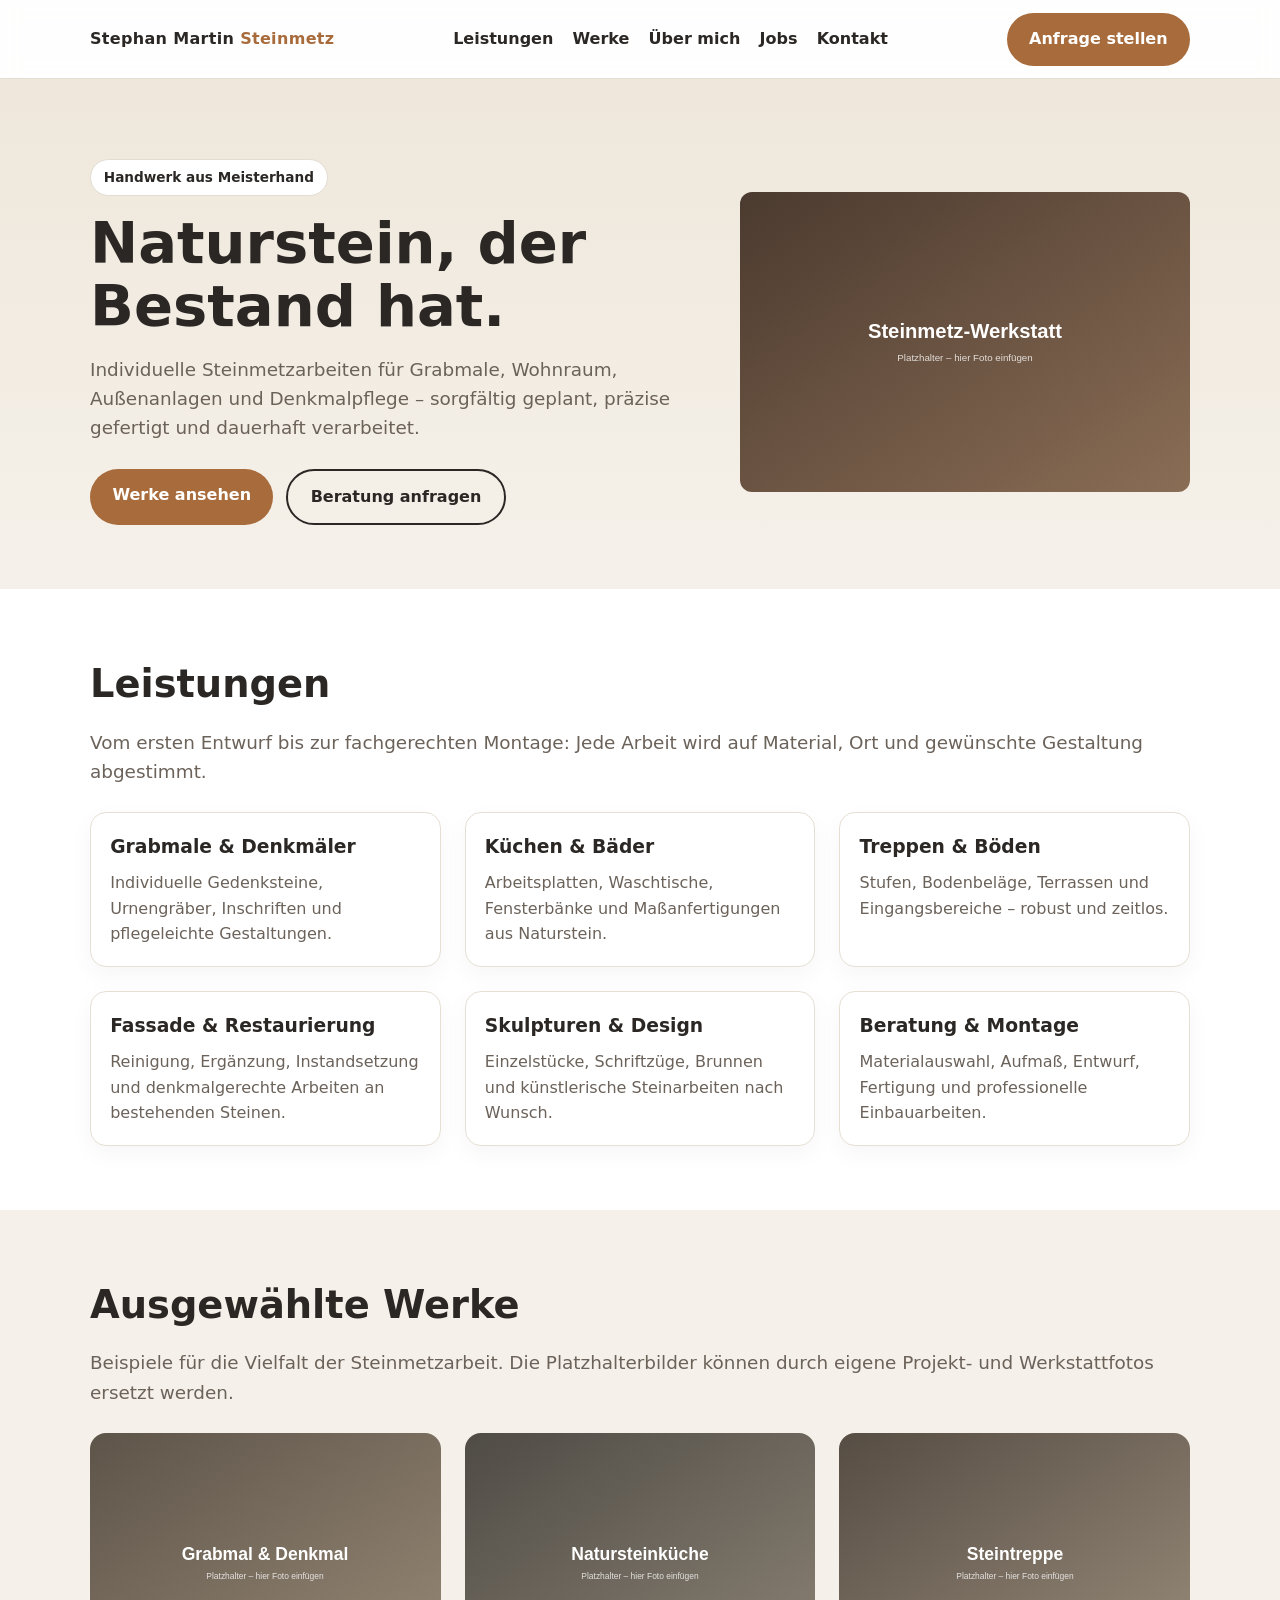
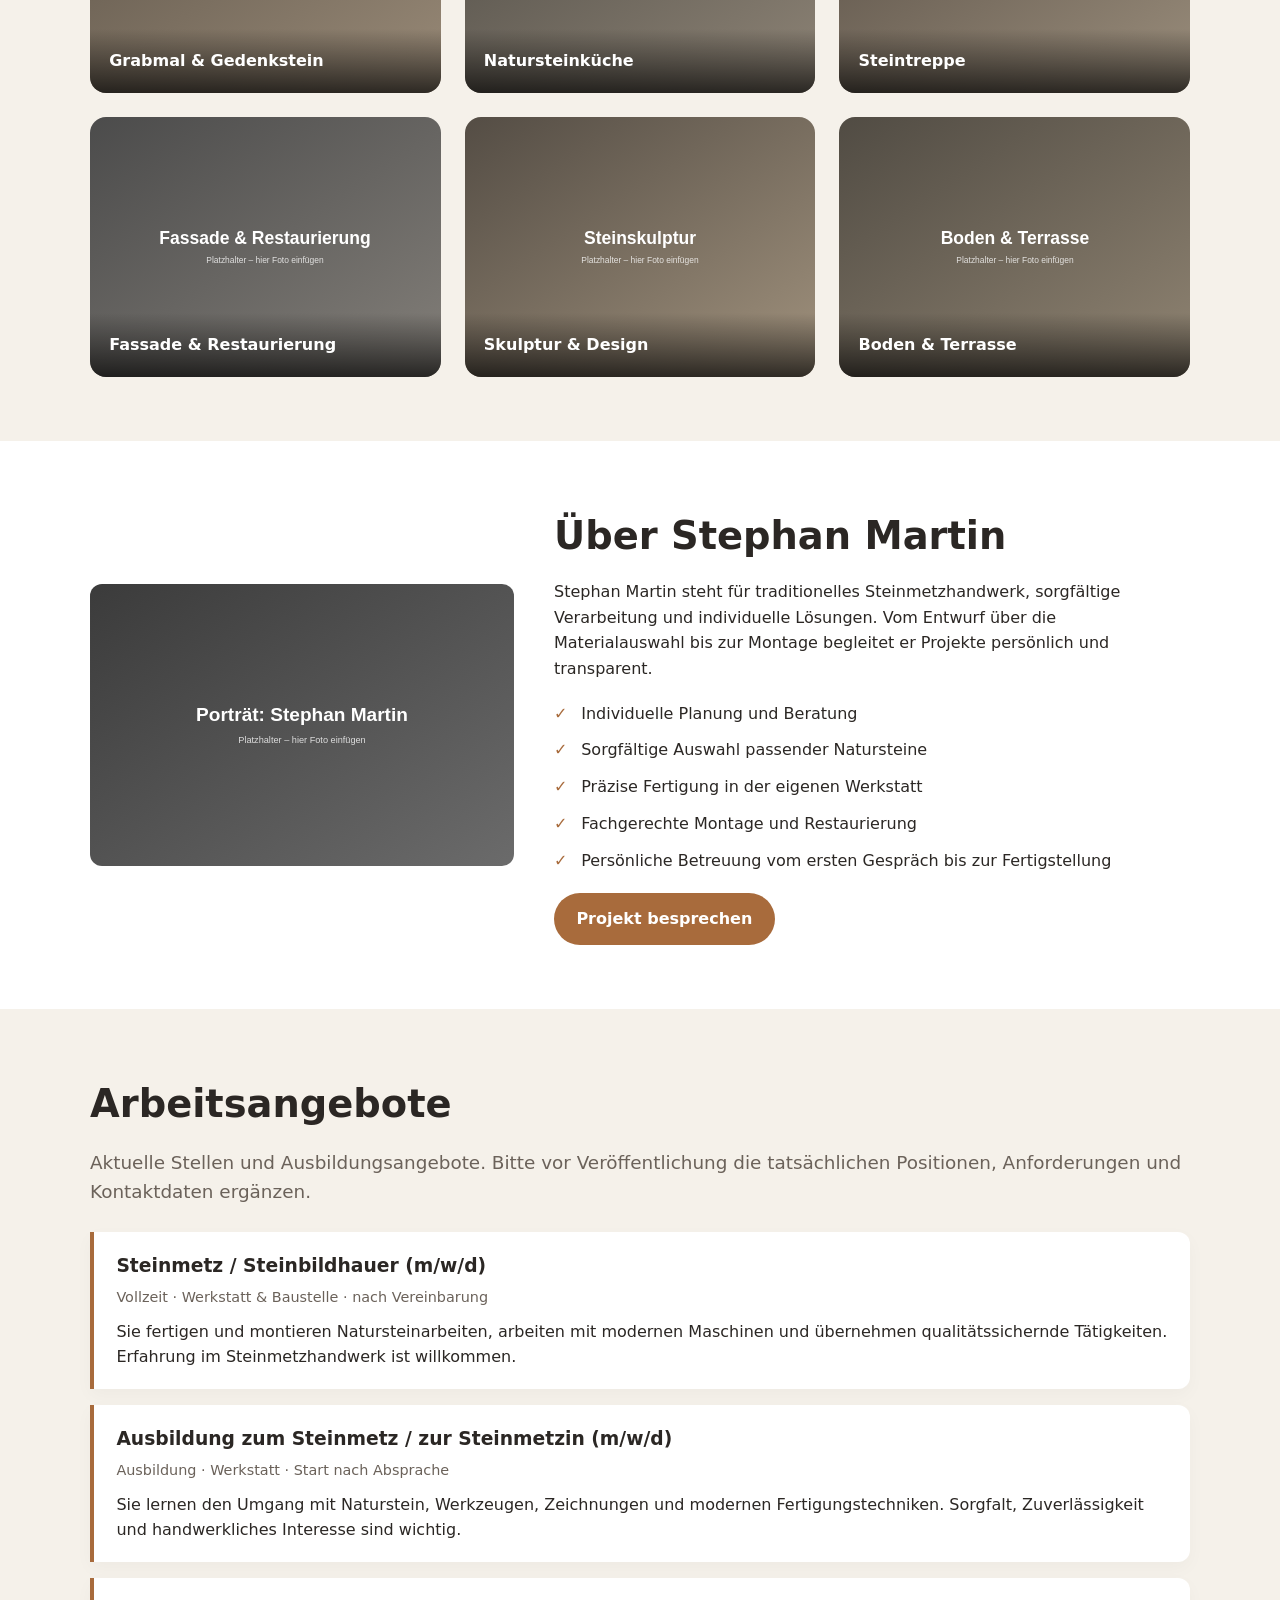
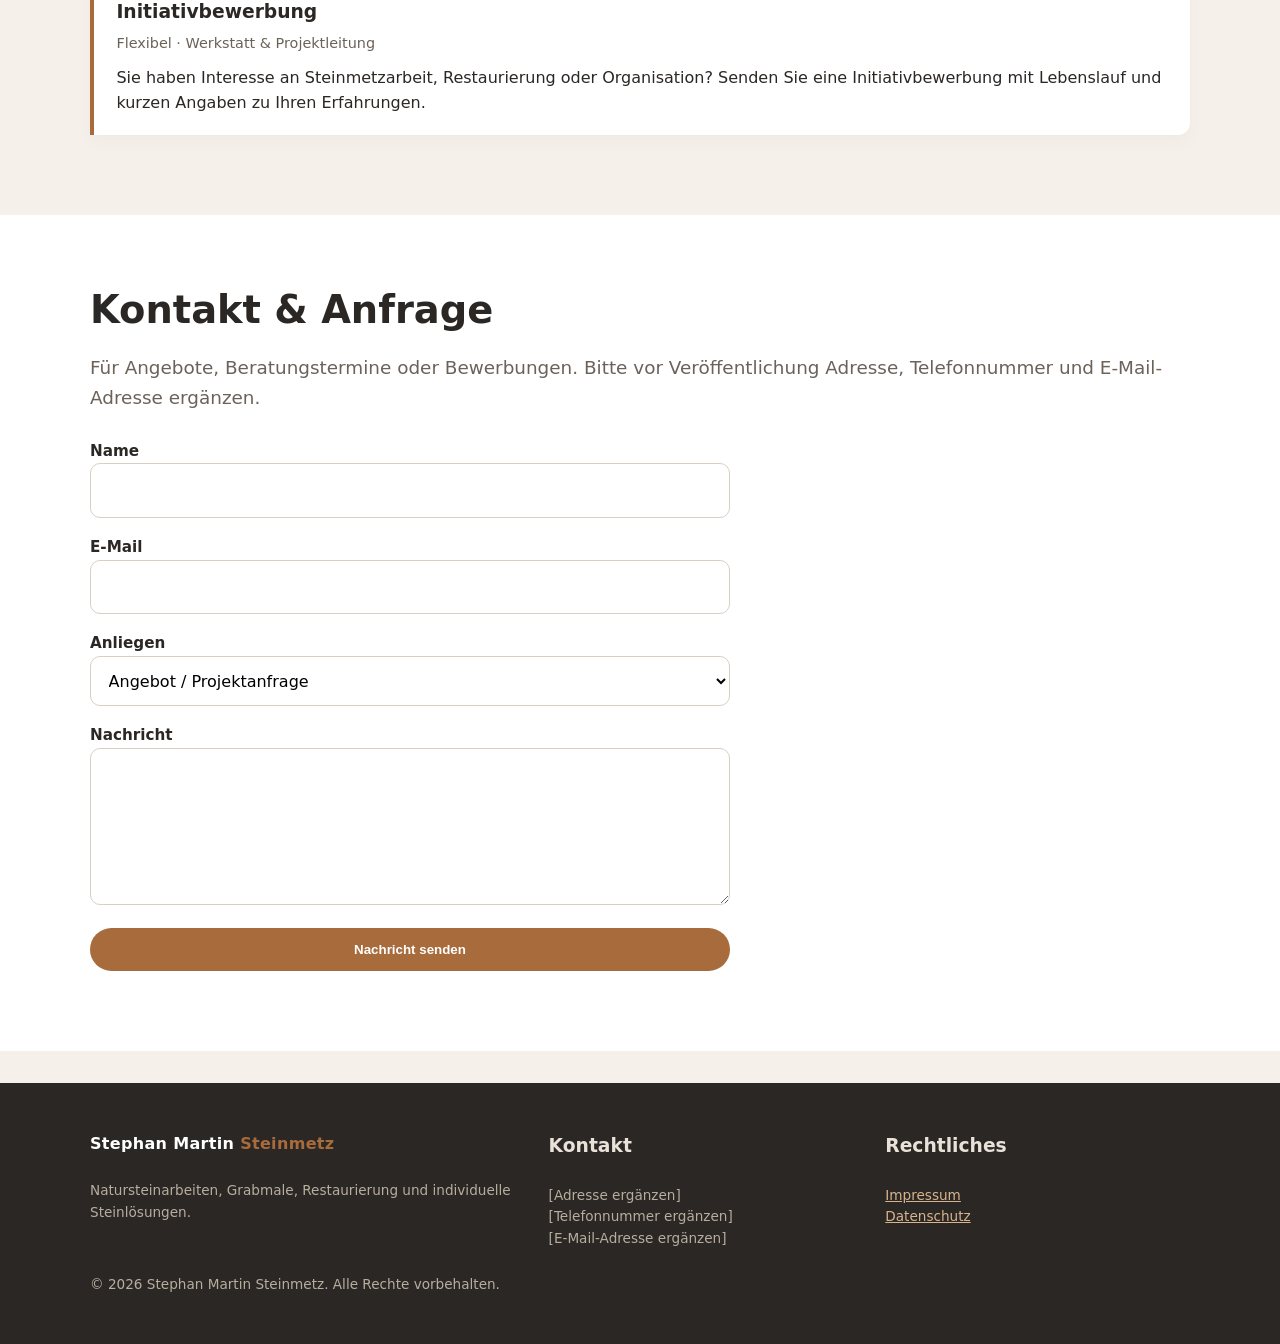
<file: index.html>
<!doctype html>
<html lang="de">
<head>
<meta charset="utf-8">
<meta name="viewport" content="width=device-width,initial-scale=1">
<title>Stephan Martin Steinmetz – Naturstein, Grabmale & Restaurierung</title>
<meta name="description" content="Stephan Martin Steinmetz: individuelle Natursteinarbeiten, Grabmale, Küchen, Treppen, Fassaden und Restaurierungen. Kontakt und offene Stellen.">
<link rel="stylesheet" href="assets/css/styles.css">
</head>
<body>
<header>
  <div class="container nav">
    <div class="brand">Stephan Martin <span>Steinmetz</span></div>
    <nav>
      <ul>
        <li><a href="#leistungen">Leistungen</a></li>
        <li><a href="#werke">Werke</a></li>
        <li><a href="#ueber">Über mich</a></li>
        <li><a href="#jobs">Jobs</a></li>
        <li><a href="#kontakt">Kontakt</a></li>
      </ul>
    </nav>
    <a class="btn" href="#kontakt">Anfrage stellen</a>
  </div>
</header>

<main>
<section class="hero">
  <div class="container hero-grid">
    <div>
      <span class="badge">Handwerk aus Meisterhand</span>
      <h1>Naturstein, der Bestand hat.</h1>
      <p class="lead">Individuelle Steinmetzarbeiten für Grabmale, Wohnraum, Außenanlagen und Denkmalpflege – sorgfältig geplant, präzise gefertigt und dauerhaft verarbeitet.</p>
      <div style="display:flex;gap:.8rem;flex-wrap:wrap">
        <a class="btn" href="#werke">Werke ansehen</a>
        <a class="btn btn-outline" href="#kontakt">Beratung anfragen</a>
      </div>
    </div>
    <img src="assets/img/hero-workshop.svg" alt="Steinmetz-Werkstatt mit Natursteinarbeiten">
  </div>
</section>

<section id="leistungen" class="section-alt">
  <div class="container">
    <h2>Leistungen</h2>
    <p class="lead">Vom ersten Entwurf bis zur fachgerechten Montage: Jede Arbeit wird auf Material, Ort und gewünschte Gestaltung abgestimmt.</p>
    <div class="grid-3">
      <article class="card"><div class="card-body"><h3>Grabmale &amp; Denkmäler</h3><p>Individuelle Gedenksteine, Urnengräber, Inschriften und pflegeleichte Gestaltungen.</p></div></article>
      <article class="card"><div class="card-body"><h3>Küchen &amp; Bäder</h3><p>Arbeitsplatten, Waschtische, Fensterbänke und Maßanfertigungen aus Naturstein.</p></div></article>
      <article class="card"><div class="card-body"><h3>Treppen &amp; Böden</h3><p>Stufen, Bodenbeläge, Terrassen und Eingangsbereiche – robust und zeitlos.</p></div></article>
      <article class="card"><div class="card-body"><h3>Fassade &amp; Restaurierung</h3><p>Reinigung, Ergänzung, Instandsetzung und denkmalgerechte Arbeiten an bestehenden Steinen.</p></div></article>
      <article class="card"><div class="card-body"><h3>Skulpturen &amp; Design</h3><p>Einzelstücke, Schriftzüge, Brunnen und künstlerische Steinarbeiten nach Wunsch.</p></div></article>
      <article class="card"><div class="card-body"><h3>Beratung &amp; Montage</h3><p>Materialauswahl, Aufmaß, Entwurf, Fertigung und professionelle Einbauarbeiten.</p></div></article>
    </div>
  </div>
</section>

<section id="werke">
  <div class="container">
    <h2>Ausgewählte Werke</h2>
    <p class="lead">Beispiele für die Vielfalt der Steinmetzarbeit. Die Platzhalterbilder können durch eigene Projekt- und Werkstattfotos ersetzt werden.</p>
    <div class="works">
      <figure class="work"><img src="assets/img/work-grabmal.svg" alt="Grabmal aus Naturstein"><figcaption>Grabmal &amp; Gedenkstein</figcaption></figure>
      <figure class="work"><img src="assets/img/work-kueche.svg" alt="Natursteinküche"><figcaption>Natursteinküche</figcaption></figure>
      <figure class="work"><img src="assets/img/work-treppe.svg" alt="Steintreppe"><figcaption>Steintreppe</figcaption></figure>
      <figure class="work"><img src="assets/img/work-fassade.svg" alt="Fassadenrestaurierung"><figcaption>Fassade &amp; Restaurierung</figcaption></figure>
      <figure class="work"><img src="assets/img/work-skulptur.svg" alt="Steinskulptur"><figcaption>Skulptur &amp; Design</figcaption></figure>
      <figure class="work"><img src="assets/img/work-boden.svg" alt="Natursteinboden"><figcaption>Boden &amp; Terrasse</figcaption></figure>
    </div>
  </div>
</section>

<section id="ueber" class="section-alt">
  <div class="container about-grid">
    <img src="assets/img/portrait-placeholder.svg" alt="Porträt von Stephan Martin – Platzhalter">
    <div>
      <h2>Über Stephan Martin</h2>
      <p>Stephan Martin steht für traditionelles Steinmetzhandwerk, sorgfältige Verarbeitung und individuelle Lösungen. Vom Entwurf über die Materialauswahl bis zur Montage begleitet er Projekte persönlich und transparent.</p>
      <ul class="features">
        <li>Individuelle Planung und Beratung</li>
        <li>Sorgfältige Auswahl passender Natursteine</li>
        <li>Präzise Fertigung in der eigenen Werkstatt</li>
        <li>Fachgerechte Montage und Restaurierung</li>
        <li>Persönliche Betreuung vom ersten Gespräch bis zur Fertigstellung</li>
      </ul>
      <p style="margin-top:1.2rem"><a class="btn" href="#kontakt">Projekt besprechen</a></p>
    </div>
  </div>
</section>

<section id="jobs">
  <div class="container">
    <h2>Arbeitsangebote</h2>
    <p class="lead">Aktuelle Stellen und Ausbildungsangebote. Bitte vor Veröffentlichung die tatsächlichen Positionen, Anforderungen und Kontaktdaten ergänzen.</p>
    <div class="job">
      <h3>Steinmetz / Steinbildhauer (m/w/d)</h3>
      <div class="job-meta">Vollzeit · Werkstatt &amp; Baustelle · nach Vereinbarung</div>
      <p>Sie fertigen und montieren Natursteinarbeiten, arbeiten mit modernen Maschinen und übernehmen qualitätssichernde Tätigkeiten. Erfahrung im Steinmetzhandwerk ist willkommen.</p>
    </div>
    <div class="job">
      <h3>Ausbildung zum Steinmetz / zur Steinmetzin (m/w/d)</h3>
      <div class="job-meta">Ausbildung · Werkstatt · Start nach Absprache</div>
      <p>Sie lernen den Umgang mit Naturstein, Werkzeugen, Zeichnungen und modernen Fertigungstechniken. Sorgfalt, Zuverlässigkeit und handwerkliches Interesse sind wichtig.</p>
    </div>
    <div class="job">
      <h3>Initiativbewerbung</h3>
      <div class="job-meta">Flexibel · Werkstatt &amp; Projektleitung</div>
      <p>Sie haben Interesse an Steinmetzarbeit, Restaurierung oder Organisation? Senden Sie eine Initiativbewerbung mit Lebenslauf und kurzen Angaben zu Ihren Erfahrungen.</p>
    </div>
  </div>
</section>

<section id="kontakt" class="section-alt">
  <div class="container">
    <h2>Kontakt &amp; Anfrage</h2>
    <p class="lead">Für Angebote, Beratungstermine oder Bewerbungen. Bitte vor Veröffentlichung Adresse, Telefonnummer und E-Mail-Adresse ergänzen.</p>
    <form id="contactForm">
      <div><label for="name">Name</label><input id="name" name="name" required></div>
      <div><label for="email">E-Mail</label><input id="email" name="email" type="email" required></div>
      <div><label for="topic">Anliegen</label>
        <select id="topic" name="topic">
          <option>Angebot / Projektanfrage</option>
          <option>Grabmal &amp; Denkmal</option>
          <option>Küche, Bad oder Boden</option>
          <option>Restaurierung</option>
          <option>Bewerbung</option>
        </select>
      </div>
      <div><label for="message">Nachricht</label><textarea id="message" name="message" rows="5" required></textarea></div>
      <button class="btn" type="submit">Nachricht senden</button>
      <p id="formNote" style="color:var(--muted)"></p>
    </form>
  </div>
</section>
</main>

<footer>
  <div class="container footer-grid">
    <div>
      <div class="brand" style="color:#fff">Stephan Martin <span>Steinmetz</span></div>
      <p class="small">Natursteinarbeiten, Grabmale, Restaurierung und individuelle Steinlösungen.</p>
    </div>
    <div>
      <h3>Kontakt</h3>
      <p class="small">[Adresse ergänzen]<br>[Telefonnummer ergänzen]<br>[E-Mail-Adresse ergänzen]</p>
    </div>
    <div>
      <h3>Rechtliches</h3>
      <p class="small"><a href="#">Impressum</a><br><a href="#">Datenschutz</a></p>
    </div>
  </div>
  <div class="container small">© <span id="year"></span> Stephan Martin Steinmetz. Alle Rechte vorbehalten.</div>
</footer>
<script src="assets/js/main.js"></script>
</body>
</html>
</file>
<file: assets/css/styles.css>
:root{--stone:#f5f1ea;--dark:#2b2724;--accent:#a86b3c;--accent-dark:#7c4d28;--muted:#6b625a}
*{box-sizing:border-box;margin:0;padding:0}
body{font-family:system-ui,-apple-system,"Segoe UI",Roboto,Arial,sans-serif;color:var(--dark);background:var(--stone);line-height:1.6}
img{max-width:100%;display:block;border-radius:12px}
a{color:var(--accent-dark)}
.container{width:min(1100px,92%);margin:auto}
header{position:sticky;top:0;background:#ffffffee;backdrop-filter:blur(8px);border-bottom:1px solid #e2dcd2;z-index:10}
.nav{display:flex;align-items:center;justify-content:space-between;padding:.8rem 0}
.brand{font-weight:800;letter-spacing:.02em}
.brand span{color:var(--accent)}
nav ul{display:flex;gap:1.2rem;list-style:none}
nav a{text-decoration:none;color:var(--dark);font-weight:600}
nav a:hover{color:var(--accent)}
.btn{display:inline-block;background:var(--accent);color:#fff;padding:.85rem 1.4rem;border-radius:999px;text-decoration:none;font-weight:700;border:0;cursor:pointer}
.btn:hover{background:var(--accent-dark)}
.btn-outline{background:transparent;color:var(--dark);border:2px solid var(--dark)}
.btn-outline:hover{background:var(--dark);color:#fff}
.hero{padding:5rem 0 4rem;background:linear-gradient(180deg,#efe7db,#f5f1ea)}
.hero-grid{display:grid;grid-template-columns:1.15fr .85fr;gap:2.5rem;align-items:center}
h1{font-size:clamp(2.2rem,5vw,3.6rem);line-height:1.1;margin-bottom:1rem}
h2{font-size:clamp(1.7rem,3vw,2.4rem);margin-bottom:.8rem}
.lead{font-size:1.15rem;color:var(--muted);margin-bottom:1.6rem}
.badge{display:inline-block;background:#fff;border:1px solid #e2dcd2;padding:.4rem .8rem;border-radius:999px;font-size:.85rem;font-weight:700;margin-bottom:1rem}
section{padding:4rem 0}
.section-alt{background:#fff}
.grid-3{display:grid;grid-template-columns:repeat(3,1fr);gap:1.5rem}
.card{background:#fff;border:1px solid #e6dfd4;border-radius:16px;overflow:hidden;box-shadow:0 8px 24px #0000000a}
.card-body{padding:1.2rem}
.card h3{margin-bottom:.5rem}
.card p{color:var(--muted)}
.works{display:grid;grid-template-columns:repeat(3,1fr);gap:1.5rem}
.work{position:relative;overflow:hidden;border-radius:16px}
.work img{height:260px;object-fit:cover;width:100%}
.work figcaption{position:absolute;inset:auto 0 0 0;background:linear-gradient(transparent,#000000b3);color:#fff;padding:1.2rem;font-weight:700}
.about-grid{display:grid;grid-template-columns:.8fr 1.2fr;gap:2.5rem;align-items:center}
ul.features{list-style:none;display:grid;gap:.7rem;margin-top:1.2rem}
ul.features li{padding-left:1.7rem;position:relative}
ul.features li:before{content:"✓";position:absolute;left:0;color:var(--accent);font-weight:800}
.job{border-left:4px solid var(--accent);background:#fff;padding:1.2rem 1.4rem;border-radius:0 12px 12px 0;margin-bottom:1rem;box-shadow:0 6px 18px #00000008}
.job h3{margin-bottom:.3rem}
.job-meta{font-size:.9rem;color:var(--muted);margin-bottom:.6rem}
form{display:grid;gap:1rem;max-width:640px}
input,textarea,select{width:100%;padding:.85rem;border:1px solid #d8d0c4;border-radius:10px;font:inherit;background:#fff}
label{font-weight:600;font-size:.95rem}
footer{background:var(--dark);color:#e8e2d9;padding:3rem 0;margin-top:2rem}
footer a{color:#d8b48c}
.footer-grid{display:grid;grid-template-columns:1.4fr 1fr 1fr;gap:2rem}
.small{font-size:.85rem;color:#b7ae9f;margin-top:1.5rem}
@media(max-width:900px){.hero-grid,.about-grid,.footer-grid{grid-template-columns:1fr}.grid-3,.works{grid-template-columns:1fr}nav ul{display:none}}
</file>
